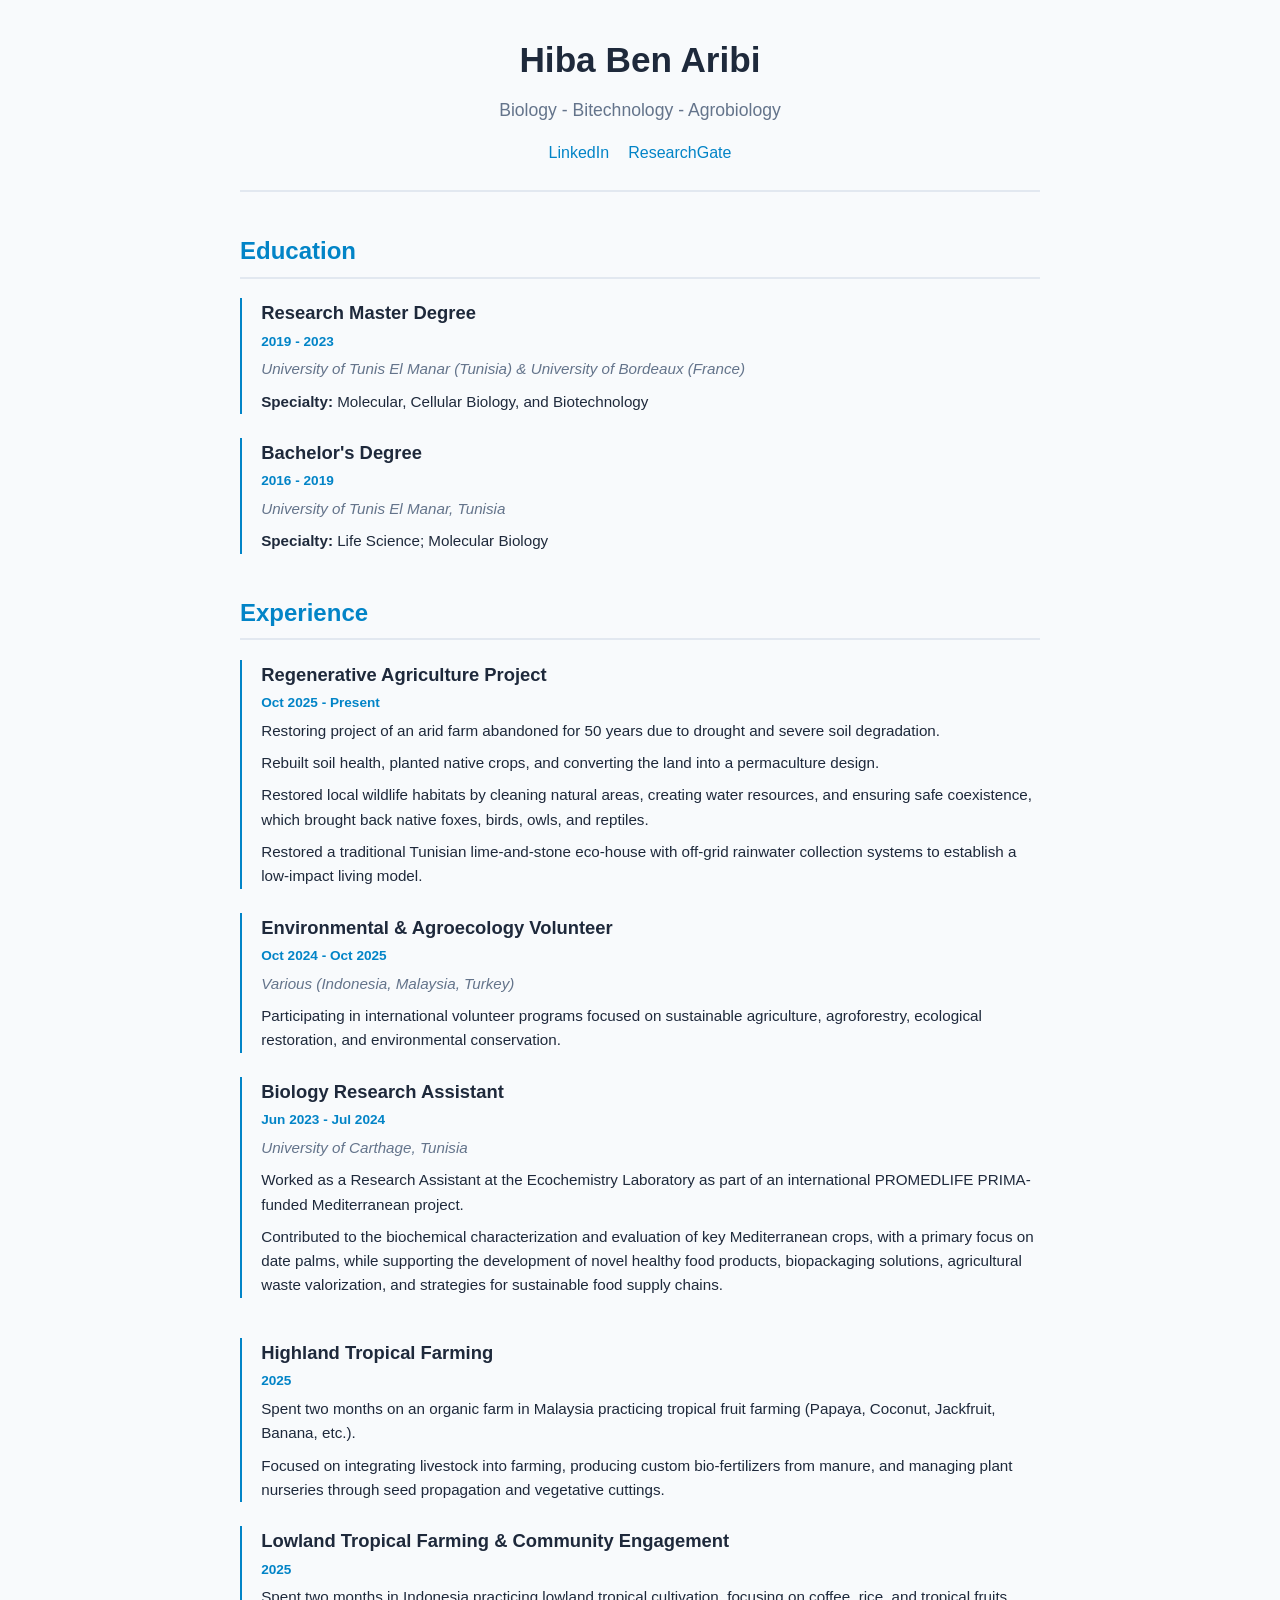
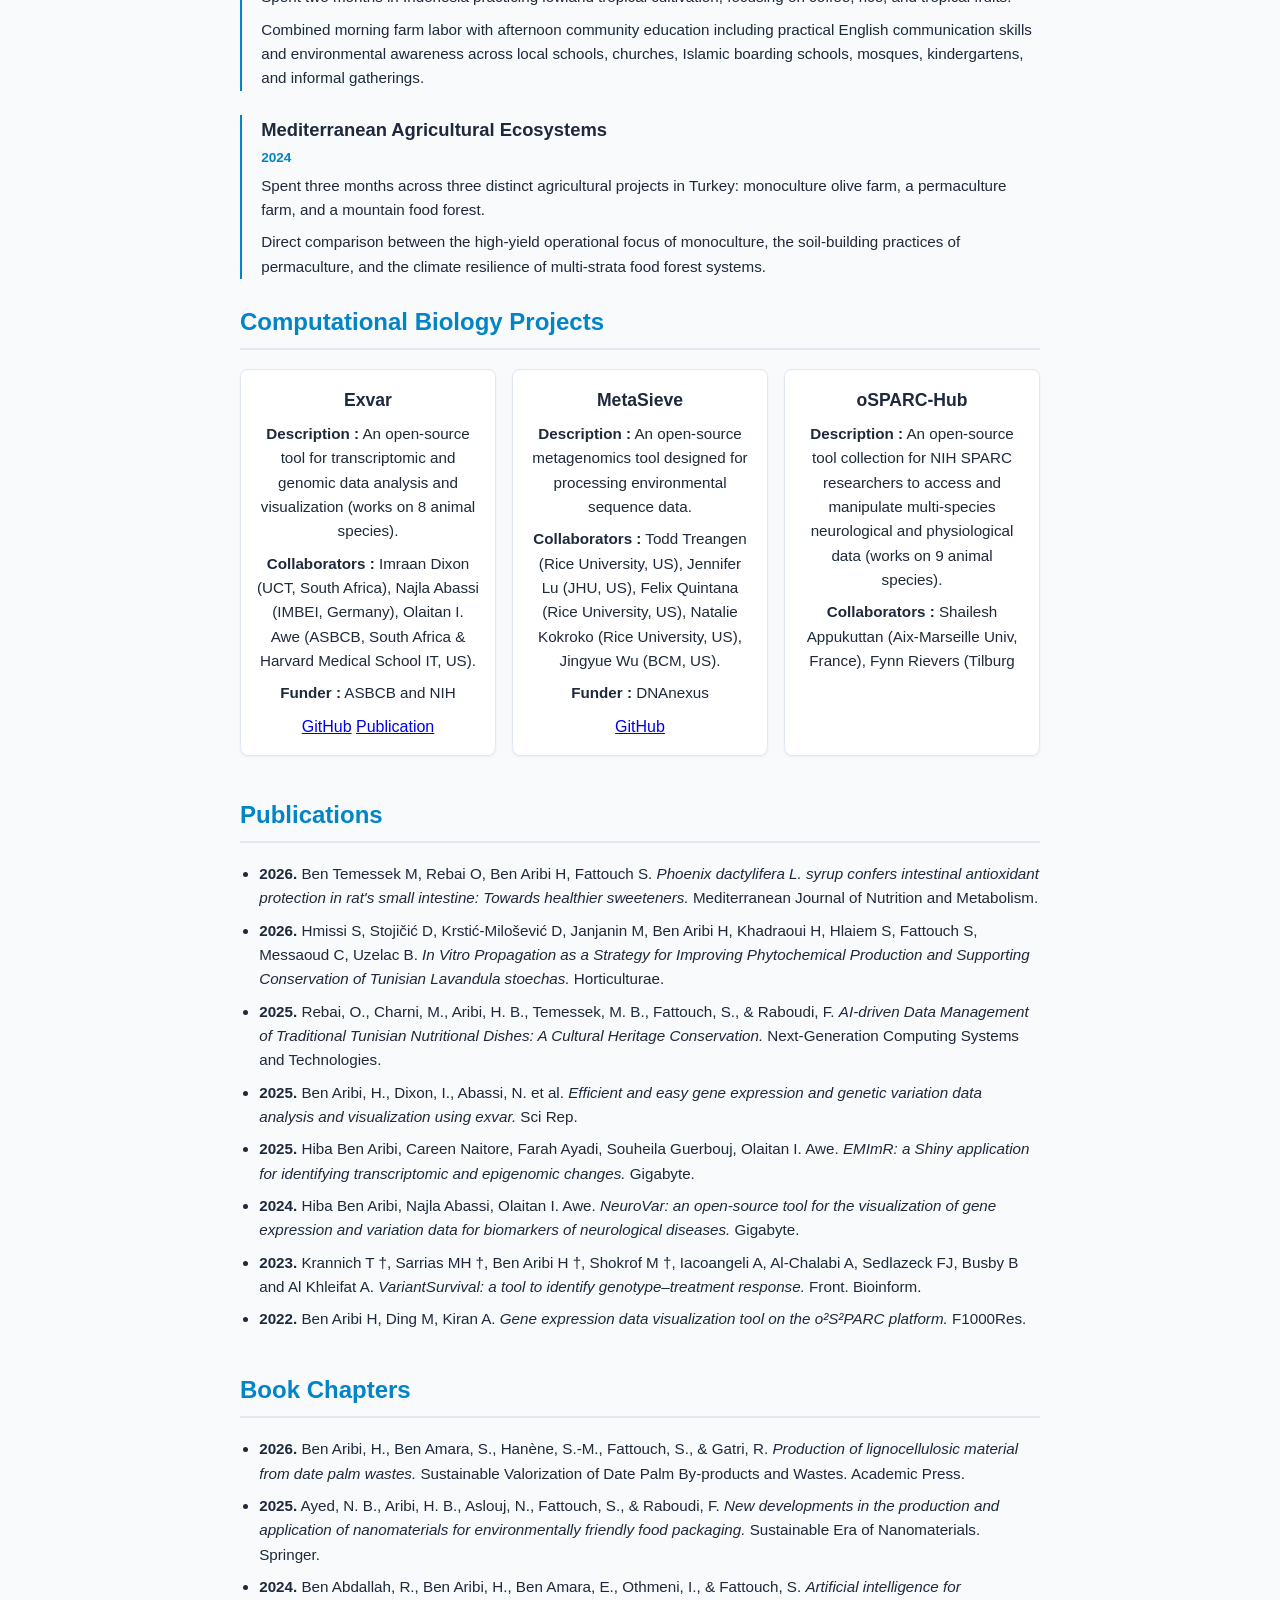
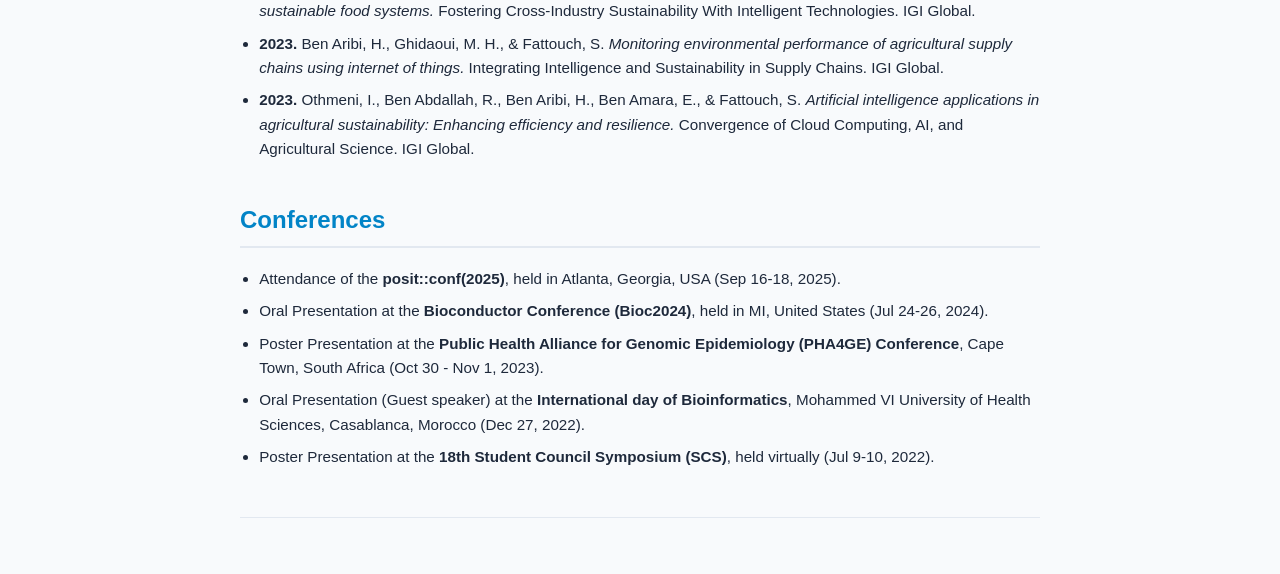
<file: index.html>
<!DOCTYPE html>
<html lang="en">
<head>
  <meta charset="UTF-8">
  <meta name="viewport" content="width=device-width, initial-scale=1.0">
  <title>Hiba Ben Aribi </title>
  <style>
    :root {
      --primary: #0284c7;
      --bg: #f8fafc;
      --card-bg: #ffffff;
      --text: #1e293b;
      --text-light: #64748b;
      --border: #e2e8f0;
    }

    * {
      box-sizing: border-box;
      margin: 0;
      padding: 0;
    }

    body {
      font-family: -apple-system, BlinkMacSystemFont, "Segoe UI", Roboto, Helvetica, Arial, sans-serif;
      background-color: var(--bg);
      color: var(--text);
      line-height: 1.6;
      padding: 2rem 1rem;
    }

    .container {
      max-width: 800px;
      margin: 0 auto;
    }

    header {
      text-align: center;
      margin-bottom: 2.5rem;
      padding-bottom: 1.5rem;
      border-bottom: 2px solid var(--border);
    }

    h1 {
      font-size: 2.2rem;
      color: var(--text);
      margin-bottom: 0.5rem;
    }

    .subtitle {
      font-size: 1.1rem;
      color: var(--text-light);
      margin-bottom: 1rem;
    }

    .links {
      display: flex;
      justify-content: center;
      gap: 1.2rem;
    }

    .links a {
      color: var(--primary);
      text-decoration: none;
      font-weight: 500;
    }

    .links a:hover {
      text-decoration: underline;
    }

    section {
      margin-bottom: 2.5rem;
    }

    h2 {
      font-size: 1.5rem;
      color: var(--primary);
      border-bottom: 2px solid var(--border);
      padding-bottom: 0.4rem;
      margin-bottom: 1.2rem;
    }

    .timeline-item {
      position: relative;
      padding-left: 1.2rem;
      border-left: 2px solid var(--primary);
      margin-bottom: 1.5rem;
    }

    .timeline-item h3 {
      font-size: 1.15rem;
      margin-bottom: 0.2rem;
    }

    .date {
      font-size: 0.85rem;
      font-weight: bold;
      color: var(--primary);
      margin-bottom: 0.3rem;
    }

    .institution {
      font-style: italic;
      color: var(--text-light);
      font-size: 0.95rem;
      margin-bottom: 0.5rem;
    }

    p {
      font-size: 0.95rem;
      margin-bottom: 0.5rem;
    }

    ul {
      margin-left: 1.2rem;
      font-size: 0.95rem;
    }

    li {
      margin-bottom: 0.5rem;
    }

    .project-grid {
      display: grid;
      grid-template-columns: repeat(auto-fit, minmax(200px, 1fr));
      gap: 1rem;
    }

    .project-card {
      background: var(--card-bg);
      border: 1px solid var(--border);
      border-radius: 8px;
      padding: 1rem;
      text-align: center;
      box-shadow: 0 1px 3px rgba(0,0,0,0.05);
    }

    .project-card h3 {
      font-size: 1.1rem;
      margin-bottom: 0.5rem;
    }

    footer {
      text-align: center;
      font-size: 0.85rem;
      color: var(--text-light);
      margin-top: 3rem;
      padding-top: 1rem;
      border-top: 1px solid var(--border);
    }
  </style>
</head>
<body>

  <div class="container">
    
    <!-- Header -->
    <header>
      <h1>Hiba Ben Aribi</h1>
      <p class="subtitle">Biology - Bitechnology - Agrobiology </p>
      <div class="links">
        <a href="https://linkedin.com/in/hibabenaribi" target="_blank">LinkedIn</a>
        <a href="https://researchgate.net" target="_blank">ResearchGate</a>
      </div>
    </header>

    <!-- Experience -->
    <section>
          <!-- Education -->
    <section>
      <h2>Education</h2>

      <div class="timeline-item">
        <h3>Research Master Degree</h3>
        <div class="date">2019 - 2023</div>
        <div class="institution">University of Tunis El Manar (Tunisia) & University of Bordeaux (France)</div>
        <p><strong>Specialty:</strong> Molecular, Cellular Biology, and Biotechnology</p>
      </div>

      <div class="timeline-item">
        <h3>Bachelor's Degree</h3>
        <div class="date">2016 - 2019</div>
        <div class="institution">University of Tunis El Manar, Tunisia</div>
        <p><strong>Specialty:</strong> Life Science; Molecular Biology</p>
      </div>
    </section>
      
      <h2>Experience</h2>

      <div class="timeline-item">
        <h3>Regenerative Agriculture Project</h3>
        <div class="date">Oct 2025 - Present</div>
         <p> Restoring project of an arid farm abandoned for 50 years due to drought and severe soil degradation.</p>
        <p>Rebuilt soil health, planted native crops, and converting the land into a permaculture design.</p>
        <p>Restored local wildlife habitats by cleaning natural areas, creating water resources, and ensuring safe coexistence, which brought back native foxes, birds, owls, and reptiles.</p>
        <p>Restored a traditional Tunisian lime-and-stone eco-house with off-grid rainwater collection systems to establish a low-impact living model.</p>
     
      </div>

      <div class="timeline-item">
        <h3>Environmental & Agroecology Volunteer</h3>
        <div class="date">Oct 2024 - Oct 2025</div>
        <div class="institution">Various (Indonesia, Malaysia, Turkey)</div>
        <p>Participating in international volunteer programs focused on sustainable agriculture, agroforestry, ecological restoration, and environmental conservation.</p>
      </div>

      <div class="timeline-item">
        <h3>Biology Research Assistant</h3>
        <div class="date">Jun 2023 - Jul 2024</div>
        <div class="institution">University of Carthage, Tunisia</div>
        <p>Worked as a Research Assistant at the Ecochemistry Laboratory as part of an international PROMEDLIFE PRIMA-funded Mediterranean project.</p>
        <p>Contributed to the biochemical characterization and evaluation of key Mediterranean crops, with a primary focus on date palms, while supporting the development of novel healthy food products, biopackaging solutions, agricultural waste valorization, and strategies for sustainable food supply chains.</p>
      </div>
    </section>





      <div class="timeline-item">
        <h3>Highland Tropical Farming</h3>
        <div class="date">2025</div>
        <p>Spent two months on an organic farm in Malaysia practicing tropical fruit farming (Papaya, Coconut, Jackfruit, Banana, etc.).</p>
        <p>Focused on integrating livestock into farming, producing custom bio-fertilizers from manure, and managing plant nurseries through seed propagation and vegetative cuttings.</p>
      </div>

      <div class="timeline-item">
        <h3>Lowland Tropical Farming & Community Engagement</h3>
        <div class="date">2025</div>
        <p>Spent two months in Indonesia practicing lowland tropical cultivation, focusing on coffee, rice, and tropical fruits.</p>
        <p>Combined morning farm labor with afternoon community education including practical English communication skills and environmental awareness across local schools, churches, Islamic boarding schools, mosques, kindergartens, and informal gatherings.</p>
      </div>

      <div class="timeline-item">
        <h3>Mediterranean Agricultural Ecosystems</h3>
        <div class="date">2024</div>
        <p>Spent three months across three distinct agricultural projects in Turkey: monoculture olive farm, a permaculture farm, and a mountain food forest.</p>
        <p>Direct comparison between the high-yield operational focus of monoculture, the soil-building practices of permaculture, and the climate resilience of multi-strata food forest systems.</p>
      </div>
    </section>

<!-- Computational Biology Projects -->
    <section>
      <h2>Computational Biology Projects</h2>
      <div class="project-grid">
        
        <div class="project-card">
          <h3>Exvar</h3>
          <p><strong>Description :</strong> An open-source tool for transcriptomic and genomic data analysis and visualization (works on 8 animal species).</p>
          <p><strong>Collaborators :</strong> Imraan Dixon (UCT, South Africa), Najla Abassi (IMBEI, Germany), Olaitan I. Awe (ASBCB, South Africa & Harvard Medical School IT, US).</p>
          <p><strong>Funder :</strong> ASBCB and NIH</p>
          <div class="project-links">
            <a href="https://github.com/omicscodeathon/Exvar" target="_blank">GitHub</a>
            <a href="https://nature.com/articles/s41598-025-93067-5" target="_blank">Publication</a>
          </div>
        </div>

        <div class="project-card">
          <h3>MetaSieve</h3>
          <p><strong>Description :</strong> An open-source metagenomics tool designed for processing environmental sequence data.</p>
          <p><strong>Collaborators :</strong> Todd Treangen (Rice University, US), Jennifer Lu (JHU, US), Felix Quintana (Rice University, US), Natalie Kokroko (Rice University, US), Jingyue Wu (BCM, US).</p>
          <p><strong>Funder :</strong> DNAnexus</p>
          <div class="project-links">
            <a href="https://github.com/collaborativebioinformatics/Metasieve" target="_blank">GitHub</a>
          </div>
        </div>

        <div class="project-card">
          <h3>oSPARC-Hub</h3>
          <p><strong>Description :</strong> An open-source tool collection for NIH SPARC researchers to access and manipulate multi-species neurological and physiological data (works on 9 animal species).</p>
          <p><strong>Collaborators :</strong> Shailesh Appukuttan (Aix-Marseille Univ, France), Fynn Rievers (Tilburg
    </section>
    <!-- Publications -->
    <section>
      <h2>Publications</h2>
      <ul>
        <li><strong>2026.</strong> Ben Temessek M, Rebai O, Ben Aribi H, Fattouch S. <em>Phoenix dactylifera L. syrup confers intestinal antioxidant protection in rat's small intestine: Towards healthier sweeteners.</em> Mediterranean Journal of Nutrition and Metabolism.</li>
        <li><strong>2026.</strong> Hmissi S, Stojičić D, Krstić-Milošević D, Janjanin M, Ben Aribi H, Khadraoui H, Hlaiem S, Fattouch S, Messaoud C, Uzelac B. <em>In Vitro Propagation as a Strategy for Improving Phytochemical Production and Supporting Conservation of Tunisian Lavandula stoechas.</em> Horticulturae.</li>
        <li><strong>2025.</strong> Rebai, O., Charni, M., Aribi, H. B., Temessek, M. B., Fattouch, S., & Raboudi, F. <em>AI-driven Data Management of Traditional Tunisian Nutritional Dishes: A Cultural Heritage Conservation.</em> Next-Generation Computing Systems and Technologies.</li>
        <li><strong>2025.</strong> Ben Aribi, H., Dixon, I., Abassi, N. et al. <em>Efficient and easy gene expression and genetic variation data analysis and visualization using exvar.</em> Sci Rep.</li>
        <li><strong>2025.</strong> Hiba Ben Aribi, Careen Naitore, Farah Ayadi, Souheila Guerbouj, Olaitan I. Awe. <em>EMImR: a Shiny application for identifying transcriptomic and epigenomic changes.</em> Gigabyte.</li>
        <li><strong>2024.</strong> Hiba Ben Aribi, Najla Abassi, Olaitan I. Awe. <em>NeuroVar: an open-source tool for the visualization of gene expression and variation data for biomarkers of neurological diseases.</em> Gigabyte.</li>
        <li><strong>2023.</strong> Krannich T †, Sarrias MH †, Ben Aribi H †, Shokrof M †, Iacoangeli A, Al-Chalabi A, Sedlazeck FJ, Busby B and Al Khleifat A. <em>VariantSurvival: a tool to identify genotype–treatment response.</em> Front. Bioinform.</li>
        <li><strong>2022.</strong> Ben Aribi H, Ding M, Kiran A. <em>Gene expression data visualization tool on the o²S²PARC platform.</em> F1000Res.</li>
      </ul>
    </section>

    <!-- Book Chapters -->
    <section>
      <h2>Book Chapters</h2>
      <ul>
        <li><strong>2026.</strong> Ben Aribi, H., Ben Amara, S., Hanène, S.-M., Fattouch, S., & Gatri, R. <em>Production of lignocellulosic material from date palm wastes.</em> Sustainable Valorization of Date Palm By-products and Wastes. Academic Press.</li>
        <li><strong>2025.</strong> Ayed, N. B., Aribi, H. B., Aslouj, N., Fattouch, S., & Raboudi, F. <em>New developments in the production and application of nanomaterials for environmentally friendly food packaging.</em> Sustainable Era of Nanomaterials. Springer.</li>
        <li><strong>2024.</strong> Ben Abdallah, R., Ben Aribi, H., Ben Amara, E., Othmeni, I., & Fattouch, S. <em>Artificial intelligence for sustainable food systems.</em> Fostering Cross-Industry Sustainability With Intelligent Technologies. IGI Global.</li>
        <li><strong>2023.</strong> Ben Aribi, H., Ghidaoui, M. H., & Fattouch, S. <em>Monitoring environmental performance of agricultural supply chains using internet of things.</em> Integrating Intelligence and Sustainability in Supply Chains. IGI Global.</li>
        <li><strong>2023.</strong> Othmeni, I., Ben Abdallah, R., Ben Aribi, H., Ben Amara, E., & Fattouch, S. <em>Artificial intelligence applications in agricultural sustainability: Enhancing efficiency and resilience.</em> Convergence of Cloud Computing, AI, and Agricultural Science. IGI Global.</li>
      </ul>
    </section>

    <!-- Conferences -->
    <section>
      <h2>Conferences</h2>
      <ul>
        <li>Attendance of the <strong>posit::conf(2025)</strong>, held in Atlanta, Georgia, USA (Sep 16-18, 2025).</li>
        <li>Oral Presentation at the <strong>Bioconductor Conference (Bioc2024)</strong>, held in MI, United States (Jul 24-26, 2024).</li>
        <li>Poster Presentation at the <strong>Public Health Alliance for Genomic Epidemiology (PHA4GE) Conference</strong>, Cape Town, South Africa (Oct 30 - Nov 1, 2023).</li>
        <li>Oral Presentation (Guest speaker) at the <strong>International day of Bioinformatics</strong>, Mohammed VI University of Health Sciences, Casablanca, Morocco (Dec 27, 2022).</li>
        <li>Poster Presentation at the <strong>18th Student Council Symposium (SCS)</strong>, held virtually (Jul 9-10, 2022).</li>
      </ul>
    </section>

    <footer>
    <p></p>
    </footer>

  </div>

</body>
</html>
</file>
